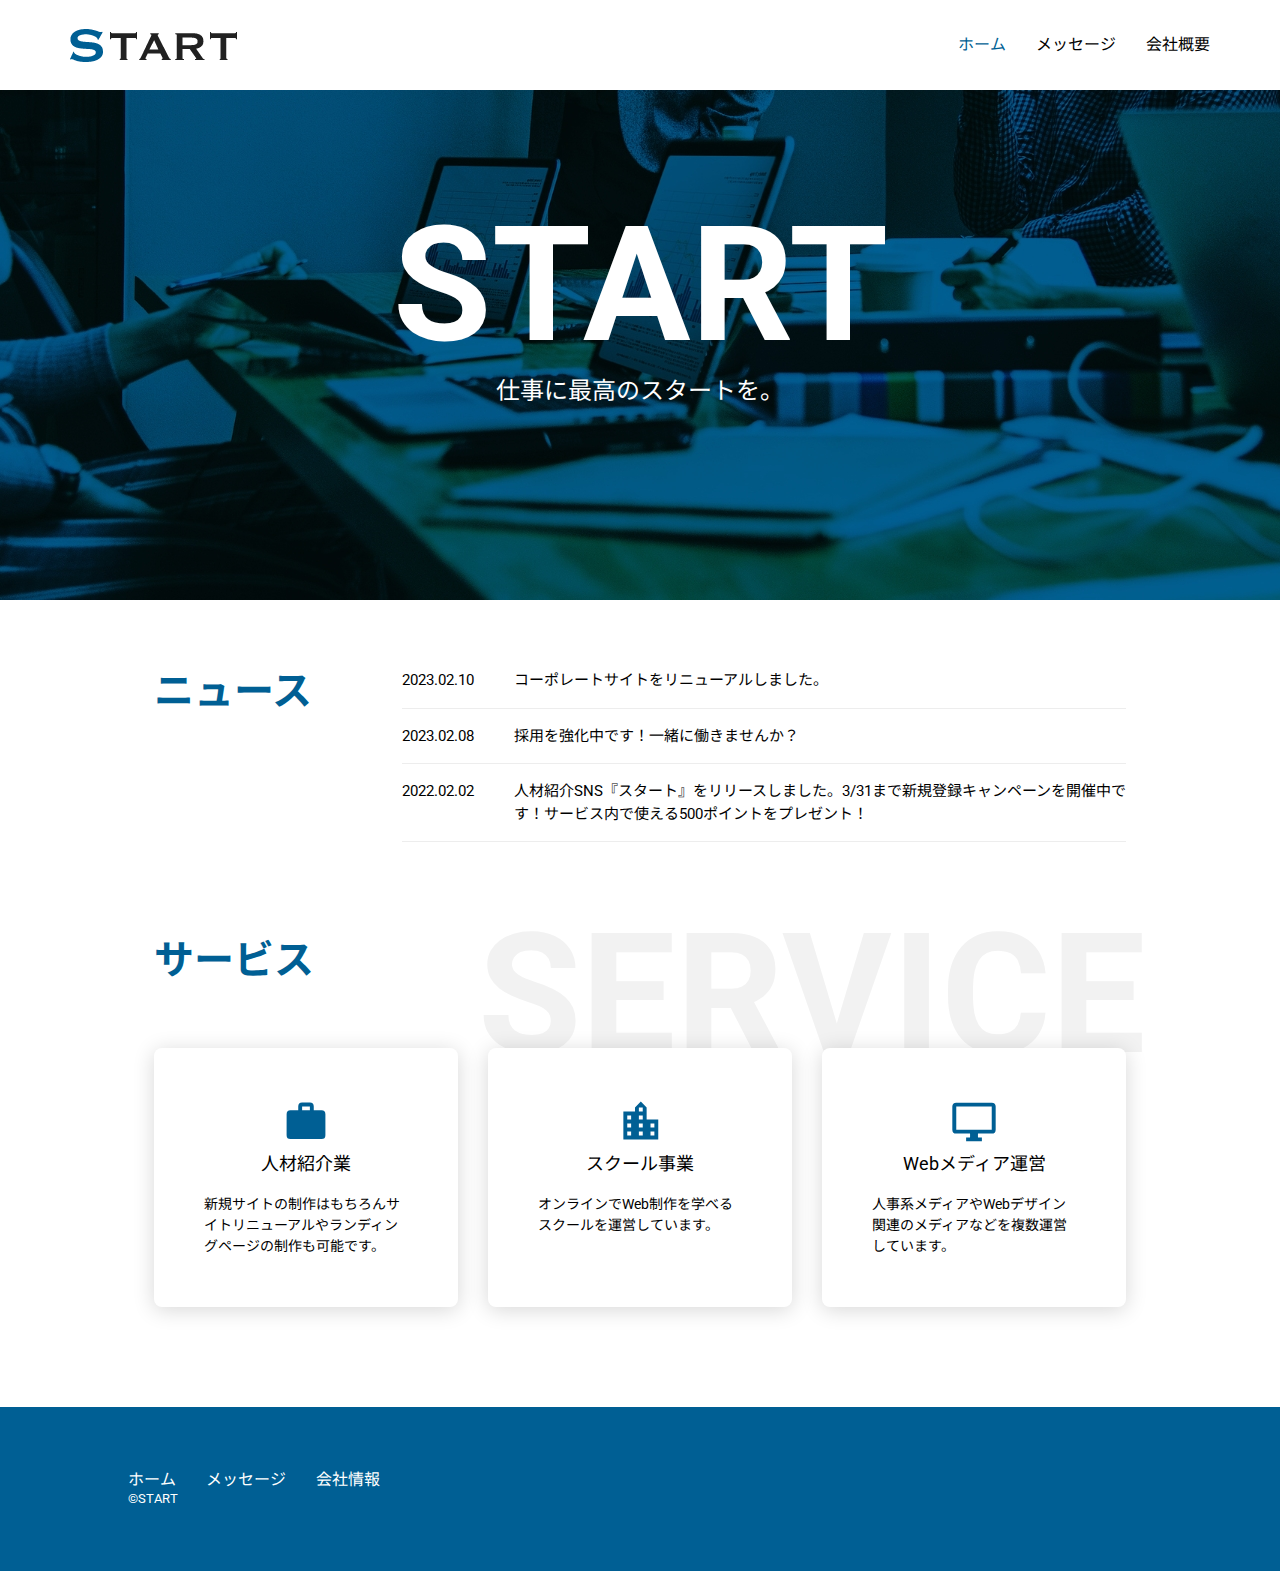
<file: index.html>
<!DOCTYPE html>
<html lang="ja">

<head>
    <meta charset="utf-8">
    <meta name="viewport" content="width=device-width,initial-scale=1">
    <title>START</title>
    <link href="css/destyle.css" rel="stylesheet" />
    <link href="css/index.css" rel="stylesheet" />
    <link rel="icon" href="img/favicon.jpg">
    <link rel="preconnect" href="https://fonts.googleapis.com">
    <link rel="preconnect" href="https://fonts.gstatic.com" crossorigin>
    <link
        href="https://fonts.googleapis.com/css2?family=Noto+Sans+JP:wght@500;700&family=Roboto:wght@400;700&display=swap"
        rel="stylesheet">
</head>

<body>
    <div class="wrap">
        <header>
            <a href="index.html">
                <img src="img/logo.png" alt="START">
            </a>
            <div class="headerNavWrap">
                <nav class="headerNav">
                    <ul class="navList">
                        <li class="navListItem"><a class="navListItemLink here" href="index.html">ホーム</a></li>
                        <li class="navListItem"><a class="navListItemLink" href="message.html">メッセージ</a></li>
                        <li class="navListItem"><a class="navListItemLink" href="company.html">会社概要</a></li>
                    </ul>
                </nav>
                <div class="hamburgerButton">
                    <span></span><span></span><span></span>
                </div>
            </div>
        </header>
        <!-- main visual -->
        <div class="mainVisual">
            <div>
                <h1>START</h1>
                <p class="mainVisualText">仕事に最高のスタートを。</p>
            </div>
        </div>
        <!-- main visual end -->
        <!-- content  -->
        <div class="contentWrap">
            <!-- news -->
            <section class="newsWrap">
                <div class="newsTitle">
                    <h2>ニュース</h2>
                </div>
                <div class="newsList">
                    <a href="#" class="newsLink">
                        <div class="newsTopic">
                            <p class="topicDay">2023.02.10</p>
                            <p class="topicTitle">コーポレートサイトをリニューアルしました。</p>
                        </div>
                    </a>
                    <hr />
                    <a href="#" class="newsLink">
                        <div class="newsTopic">
                            <p class="topicDay">2023.02.08</p>
                            <p class="topicTitle">採用を強化中です！一緒に働きませんか？</p>
                        </div>
                    </a>
                    <hr />
                    <a href="#" class="newsLink">
                        <div class="newsTopic">
                            <p class="topicDay">2022.02.02</p>
                            <p class="topicTitle">人材紹介SNS『スタート』をリリースしました。3/31まで新規登録キャンペーンを開催中です！サービス内で使える500ポイントをプレゼント！
                            </p>
                        </div>
                    </a>
                    <hr />
                </div>
            </section>
            <!-- news end -->
            <!-- service  -->
            <section class="servicesWrap">
                <div class="servicesBackgroundWrap">
                    <h2>サービス</h2>
                </div>
                <div class="serviceList">
                    <!-- 人材紹介業 -->
                    <div class="serviceWrap">
                        <div class="serviceTitleWrap">
                            <img src="img/bagIcon.svg" alt="カバンのアイコン" type=”image/svg+xml”>
                            <p class="serviceTitle">人材紹介業</p>
                        </div>
                        <p class="serviceDiscription">新規サイトの制作はもちろんサイトリニューアルやランディングページの制作も可能です。</p>
                    </div>
                    <!-- スクール事業 -->
                    <div class="serviceWrap">
                        <div class="serviceTitleWrap">
                            <img src="img/schoolIcon.svg" alt="学校のアイコン" type=”image/svg+xml”>
                            <p class="serviceTitle">スクール事業</p>
                        </div>
                        <p class="serviceDiscription">オンラインでWeb制作を学べるスクールを運営しています。</p>
                    </div>
                    <!-- webメディア運営 -->
                    <div class="serviceWrap">
                        <div class="serviceTitleWrap">
                            <img src="img/PCIcon.svg" alt="パソコンのアイコン" type=”image/svg+xml”>
                            <p class="serviceTitle">Webメディア運営</p>
                        </div>
                        <p class="serviceDiscription">人事系メディアやWebデザイン関連のメディアなどを複数運営しています。</p>
                    </div>
                </div>
            </section>
            <!-- service end -->
        </div>
        <!-- content end -->
        <!-- footer -->
        <footer>
            <div class="footerLinkWrap">
                <a href="index.html">ホーム</a>
                <a href="message.html">メッセージ</a>
                <a href="company.html">会社情報</a>
            </div>
            <small>©START</small>
        </footer>
    </div>
</body>
<script src="https://code.jquery.com/jquery-3.4.1.min.js"
    integrity="sha256-CSXorXvZcTkaix6Yvo6HppcZGetbYMGWSFlBw8HfCJo=" crossorigin="anonymous"></script>
<script src="js/index.js"></script>

</html>
</file>
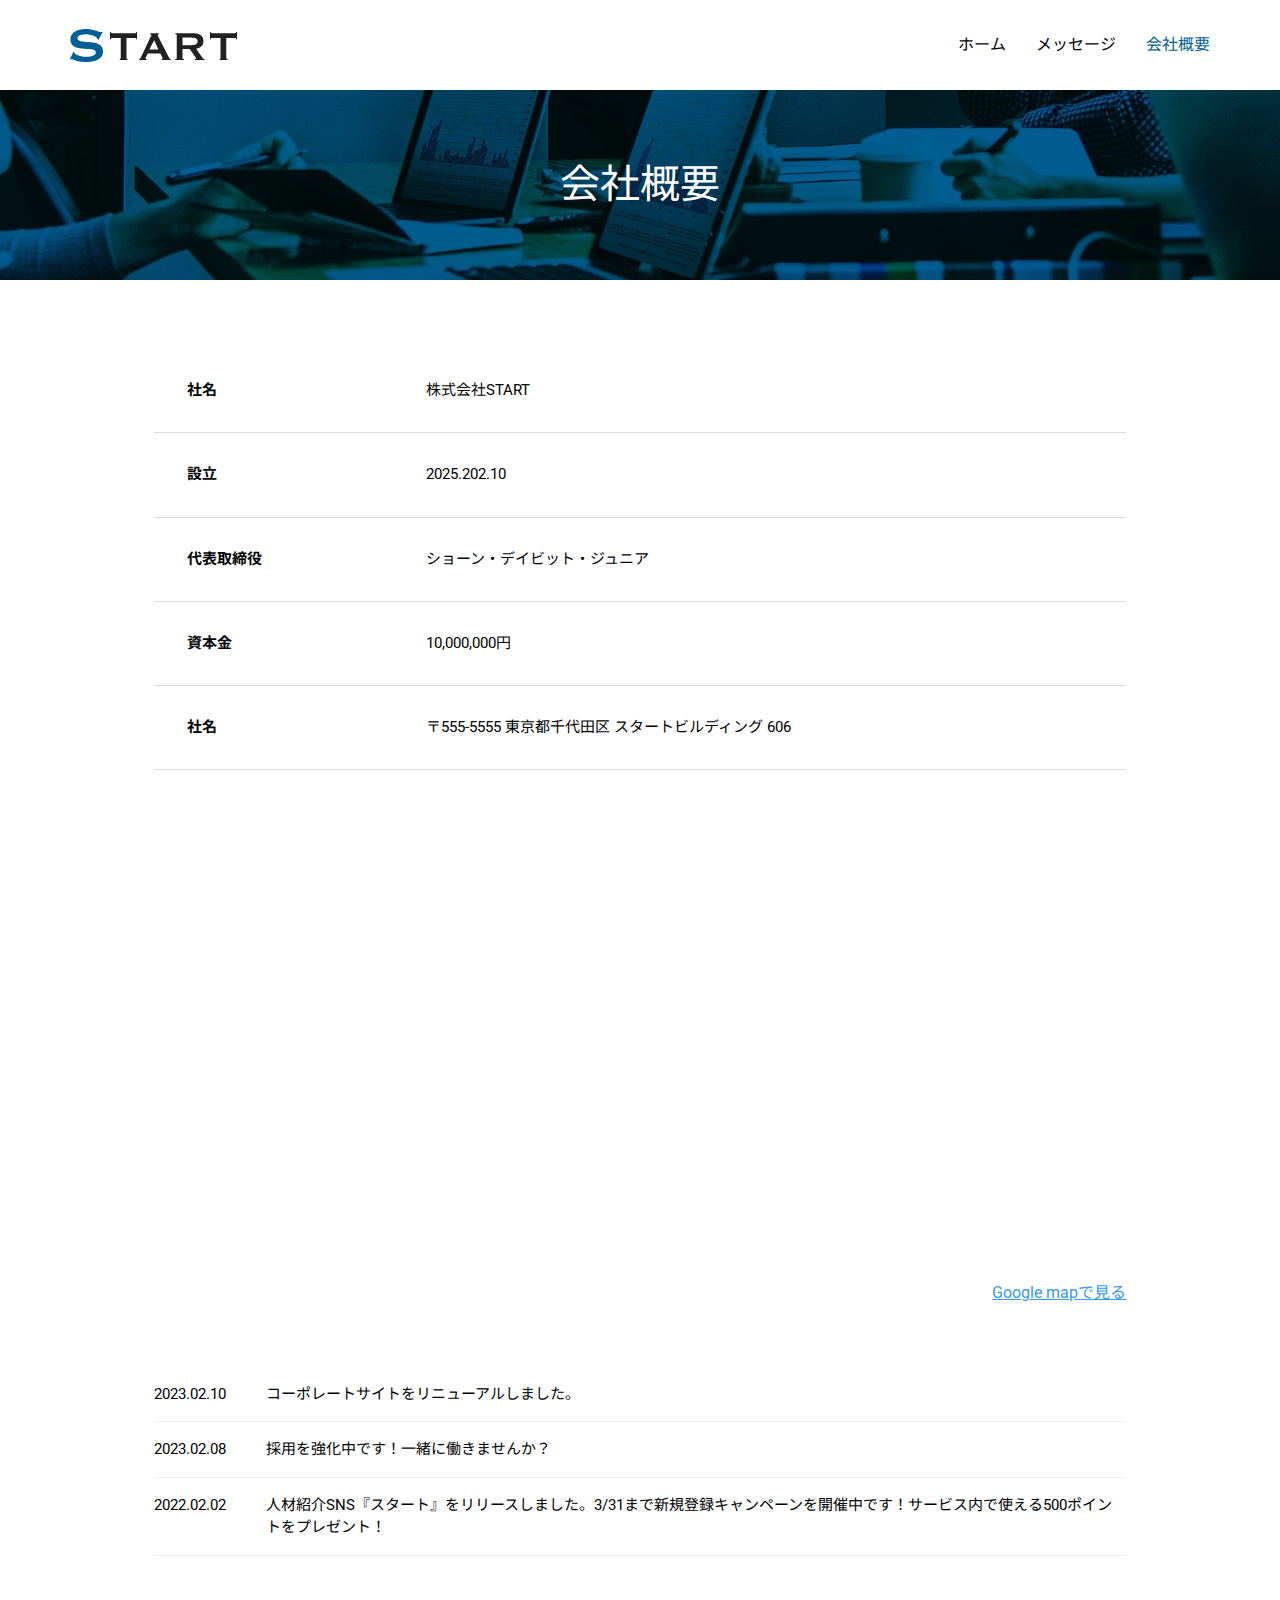
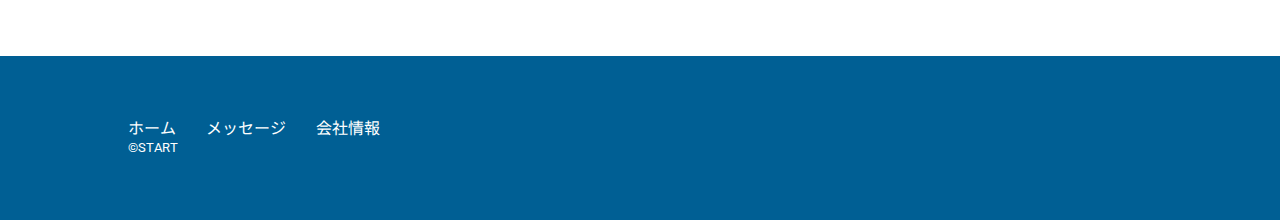
<file: company.html>
<!DOCTYPE html>
<html lang="ja">

<head>
    <meta charset="utf-8">
    <meta name="viewport" content="width=device-width,initial-scale=1">
    <title>会社情報 | START</title>
    <link href="css/destyle.css" rel="stylesheet" />
    <link href="css/company.css" rel="stylesheet" />
    <link rel="icon" href="img/favicon.jpg">
    <link rel="preconnect" href="https://fonts.googleapis.com">
    <link rel="preconnect" href="https://fonts.gstatic.com" crossorigin>
    <link
        href="https://fonts.googleapis.com/css2?family=Noto+Sans+JP:wght@500;700&family=Roboto:wght@400;700&display=swap"
        rel="stylesheet">
</head>

<body>
    <div class="wrap">
        <header>
            <a href="index.html">
                <img src="img/logo.png" alt="START">
            </a>
            <div class="headerNavWrap">
                <nav class="headerNav">
                    <ul class="navList">
                        <li class="navListItem"><a class="navListItemLink" href="index.html">ホーム</a></li>
                        <li class="navListItem"><a class="navListItemLink" href="message.html">メッセージ</a></li>
                        <li class="navListItem"><a class="navListItemLink here" href="company.html">会社概要</a></li>
                    </ul>
                </nav>
                <div class="hamburgerButton">
                    <span></span><span></span><span></span>
                </div>
            </div>
        </header>
        <!-- main visual -->
        <div class="mainVisual">
            <div>
                <h1>会社概要</h1>
            </div>
        </div>
        <!-- main visual end -->
        <!-- content  -->
        <div class="contentWrap">
            <table>
                <tbody>
                    <tr>
                        <th>社名</th>
                        <td>株式会社START</td>
                    </tr>
                    <tr>
                        <th>設立</th>
                        <td>2025.202.10</td>
                    </tr>
                    <tr>
                        <th>代表取締役</th>
                        <td>ショーン・デイビット・ジュニア</td>
                    </tr>
                    <tr>
                        <th>資本金</th>
                        <td>10,000,000円</td>
                    </tr>
                    <tr>
                        <th>社名</th>
                        <td>〒555-5555 東京都千代田区 スタートビルディング 606</td>
                    </tr>
                </tbody>
            </table>
            <div class="access">
                <iframe
                    src="https://www.google.com/maps/embed?pb=!1m18!1m12!1m3!1d3240.828030380878!2d139.76493611544558!3d35.68123618019435!2m3!1f0!2f0!3f0!3m2!1i1024!2i768!4f13.1!3m3!1m2!1s0x60188bfbd89f700b%3A0x277c49ba34ed38!2z5p2x5Lqs6aeF!5e0!3m2!1sja!2sjp!4v1603888975255!5m2!1sja!2sjp"
                    width="100%" height="auto" frameborder=" 0" style="border:0;" allowfullscreen="" aria-hidden="false"
                    tabindex="0"></iframe>
                <a href="">Google mapで見る</a>
            </div>
            <!-- news -->
            <div class="newsList">
                <a href="#" class="newsLink">
                    <div class="newsTopic">
                        <p class="topicDay">2023.02.10</p>
                        <p class="topicTitle">コーポレートサイトをリニューアルしました。</p>
                    </div>
                </a>
                <hr />
                <a href="#" class="newsLink">
                    <div class="newsTopic">
                        <p class="topicDay">2023.02.08</p>
                        <p class="topicTitle">採用を強化中です！一緒に働きませんか？</p>
                    </div>
                </a>
                <hr />
                <a href="#" class="newsLink">
                    <div class="newsTopic">
                        <p class="topicDay">2022.02.02</p>
                        <p class="topicTitle">人材紹介SNS『スタート』をリリースしました。3/31まで新規登録キャンペーンを開催中です！サービス内で使える500ポイントをプレゼント！</p>
                    </div>
                </a>
                <hr />
            </div>
        </div>
        <!-- content end -->
        <!-- footer -->
        <footer>
            <div class="footerLinkWrap">
                <a href="index.html">ホーム</a>
                <a href="message.html">メッセージ</a>
                <a href="company.html">会社情報</a>
            </div>
            <small>©START</small>
        </footer>
    </div>
</body>
<script src="https://code.jquery.com/jquery-3.4.1.min.js"
    integrity="sha256-CSXorXvZcTkaix6Yvo6HppcZGetbYMGWSFlBw8HfCJo=" crossorigin="anonymous"></script>
<script src="js/index.js"></script>

</html>
</file>
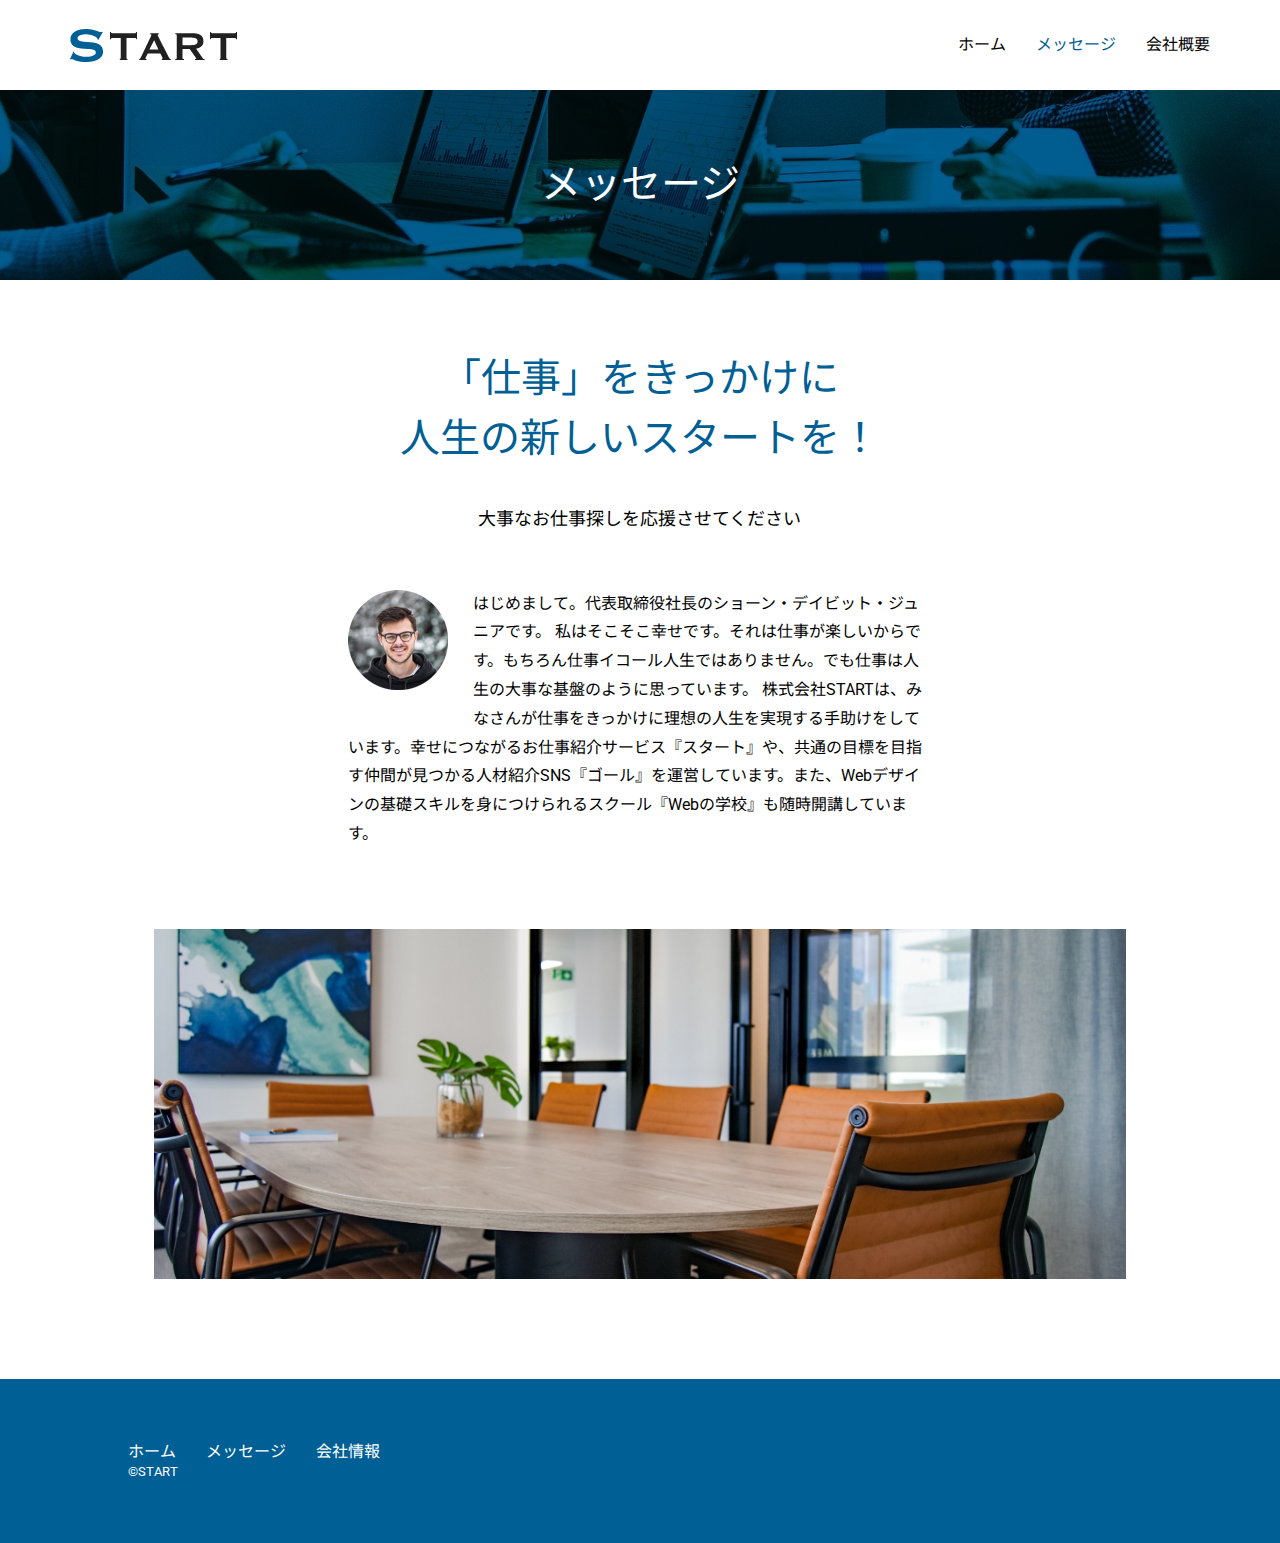
<file: message.html>
<!DOCTYPE html>
<html lang="ja">

<head>
    <meta charset="utf-8">
    <meta name="viewport" content="width=device-width,initial-scale=1">
    <title>メッセージ | START</title>
    <link href="css/destyle.css" rel="stylesheet" />
    <link href="css/message.css" rel="stylesheet" />
    <link rel="icon" href="img/favicon.jpg">
    <link rel="preconnect" href="https://fonts.googleapis.com">
    <link rel="preconnect" href="https://fonts.gstatic.com" crossorigin>
    <link
        href="https://fonts.googleapis.com/css2?family=Noto+Sans+JP:wght@500;700&family=Roboto:wght@400;700&display=swap"
        rel="stylesheet">
</head>

<body>
    <div class="wrap">
        <header>
            <a href="index.html">
                <img src="img/logo.png" alt="START">
            </a>
            <div class="headerNavWrap">
                <nav class="headerNav">
                    <ul class="navList">
                        <li class="navListItem"><a class="navListItemLink " href="index.html">ホーム</a></li>
                        <li class="navListItem"><a class="navListItemLink here" href="message.html">メッセージ</a></li>
                        <li class="navListItem"><a class="navListItemLink" href="company.html">会社概要</a></li>
                    </ul>
                </nav>
                <div class="hamburgerButton">
                    <span></span><span></span><span></span>
                </div>
            </div>
        </header>
        <!-- main visual -->
        <div class="mainVisual">
            <div>
                <h1>メッセージ</h1>
            </div>
        </div>
        <!-- main visual end -->
        <!-- content  -->
        <div class="contentWrap">
            <section>
                <div class="messageTitleWrap">
                    <h2>
                        「仕事」をきっかけに<br>人生の新しいスタートを！
                    </h2>
                    <p>大事なお仕事探しを応援させてください</p>
                </div>
                <div class="messageWrap">
                    <img src="img/ceo.png">
                    <p>
                        はじめまして。代表取締役社長のショーン・デイビット・ジュニアです。
                        私はそこそこ幸せです。それは仕事が楽しいからです。もちろん仕事イコール人生ではありません。でも仕事は人生の大事な基盤のように思っています。
                        株式会社STARTは、みなさんが仕事をきっかけに理想の人生を実現する手助けをしています。幸せにつながるお仕事紹介サービス『スタート』や、共通の目標を目指す仲間が見つかる人材紹介SNS『ゴール』を運営しています。また、Webデザインの基礎スキルを身につけられるスクール『Webの学校』も随時開講しています。
                    </p>
                </div>
                <div></div>
                <img src="img/office_PC.jpg" alt="" class="officeImage">
            </section>
        </div>
        <!-- content end -->
        <!-- footer -->
        <footer>
            <div class="footerLinkWrap">
                <a href="index.html">ホーム</a>
                <a href="message.html">メッセージ</a>
                <a href="company.html">会社情報</a>
            </div>
            <small>©START</small>
        </footer>
    </div>
</body>
<script src="https://code.jquery.com/jquery-3.4.1.min.js"
    integrity="sha256-CSXorXvZcTkaix6Yvo6HppcZGetbYMGWSFlBw8HfCJo=" crossorigin="anonymous"></script>
<script src="js/index.js"></script>

</html>
</file>
<file: css/index.css>
:root {
   --main-color: #005F94;
   --main-bg-color: #fff;
   --link-color: #349BF4;
}

/*-----
 header 
 -----*/
body {
   font-family: "Roboto", "Noto Sans JP", Arial, "Hiragino Kaku Gothic ProN",
      "Hiragino Sans", Meiryo, sans-serif;
   font-size: 16px;
}

header {
   width: 100%;
   height: 90px;
   background-color: var(--main-bg-color);
   display: flex;
   justify-content: space-between;
   align-items: center;
   padding: 30px 70px;
   position: fixed;
   z-index: 999;
   top: 0;
   left: 0;
}

.navList {
   display: flex;
   position: relative;
   align-items: center;
   justify-content: center;
   column-gap: 30px;
}

a:hover,
.here {
   color: var(--main-color);
}

.hamburgerButton {
   display: none;
}

/*-----
main visual 
-----*/
.mainVisual {
   width: 100%;
   height: 600px;
   background-image: url("../img/main_PC.jpg");
   display: flex;
   align-items: center;
   justify-content: center;
   background-repeat: no-repeat;
   background-position: center center;
   background-size: cover;
}

h1 {
   font-size: 160px;
   font-weight: bold;
   color: var(--main-bg-color);
}

.mainVisualText {
   font-size: 24px;
   color: var(--main-bg-color);
   text-align: center;
}

/*-----
 content 
 ------*/
.contentWrap {
   width: 76%;
   margin: 69px auto 100px auto;
}

/*---
 news 
 ---*/
.newsWrap {
   display: flex;
   column-gap: 90px;
}

.newsTitle {
   white-space: nowrap
}

h2 {
   color: var(--main-color);
   font-size: 40px;
   font-weight: bold;
}

.newsTopic {
   display: flex;
}

.topicDay,
.topicTitle {
   font-size: 15px;
   line-height: 1.5;
}

.topicDay {
   margin-right: 40px;
}

hr {
   width: 100%;
   margin: 16px 0;
   color: #EDEDED;
}

/*-----
  service 
  -----*/
.servicesWrap {
   width: 100%;
}

.servicesBackgroundWrap {
   position: relative;
   margin-top: 80px;
}

.servicesBackgroundWrap::before {
   display: block;
   content: "SERVICE";
   font-size: 168px;
   font-weight: bold;
   color: #F2F2F2;
   position: absolute;
   top: -40px;
   right: -20px;
   z-index: -100;
}

.serviceList {
   margin-top: 64px;
   display: grid;
   grid-template-columns: repeat(3, 1fr);
   gap: 30px;
}

.serviceWrap {
   padding: 50px;
   border-radius: 8px;
   background-color: var(--main-bg-color);
   box-shadow: 0 3px 21px rgba(0, 0, 0, 0.16);
}

.serviceTitleWrap {
   font-size: 18px;
   text-align: center;
   margin-bottom: 19px;
}

.serviceTitle {
   margin-top: 8px;
}

.serviceDiscription {
   font-size: 14px;
   line-height: 1.5;
}

/*-----
 footer
 -----*/
footer {
   width: 100%;
   height: 164px;
   background-color: var(--main-color);
}

.footerLinkWrap {
   padding-top: 64px;
   margin-left: 10%;
   display: flex;
   column-gap: 30px;
}

.footerLinkWrap a {
   color: var(--main-bg-color);
}

small {
   color: var(--main-bg-color);
   margin-left: 10%;
}

/*-----
SP
-----*/
@media screen and (max-width: 767px) {

   /*-----
   header
   -----*/
   header {
      height: 60px;
      padding: 20px 0 20px 20px;
   }

   header img {
      width: 107px;
   }

   .header {
      display: none;
      position: fixed;
      top: 0;
      right: 0;
      z-index: 10;
      width: 180px;
      height: 100%;
   }

   .headerNav {
      position: fixed;
      top: 0;
      right: -200px;
      z-index: 10;
      width: 200px;
      height: 100%;
      background-color: var(--main-color);
      transition: all .4s;
      padding: 90px 20px 20px 50px;
   }

   .show {
      display: show;
   }

   .here {
      color: var(--link-color);
   }

   .hamburgerButton {
      display: flex;
      position: absolute;
      top: 0;
      right: 0;
      z-index: 100;
      align-items: center;
      justify-content: center;
      width: 60px;
      height: 60px;
      text-align: center;
      padding: 21px 16px;
      border: none;
      outline: none;
      background: none;
      background-color: var(--main-color);
      cursor: pointer;
      appearance: none;
   }

   .hamburgerButton span {
      display: inline-block;
      transition: all .4s;
      position: absolute;
      left: 16px;
      height: 2px;
      border-radius: 2px;
      background: var(--main-bg-color);
      width: 28px;
   }

   .hamburgerButton span:nth-of-type(1) {
      top: 21px;
   }

   .hamburgerButton span:nth-of-type(2) {
      top: 30px;
   }

   .hamburgerButton span:nth-of-type(3) {
      top: 38px;
   }

   /*activeクラスが付与されると線が回転して×に*/

   .hamburgerButton.active span:nth-of-type(1) {
      top: 21px;
      left: 18px;
      transform: translateY(6px) rotate(-45deg);
      width: 28px;
   }

   .hamburgerButton.active span:nth-of-type(2) {
      opacity: 0;
   }

   .hamburgerButton.active span:nth-of-type(3) {
      top: 33px;
      left: 18px;
      transform: translateY(-6px) rotate(45deg);
      width: 28px;
   }

   .navList {
      display: flex;
      flex-direction: column;
      column-gap: 33px;
   }

   .navList li {
      width: 100%;
      font-size: 16xp;
      color: var(--main-bg-color);
      margin-top: 33px;
   }

   .headerNav.active {
      width: 200px;
      height: 100%;
      background-color: var(--main-color);
      display: block;
      top: 0;
      right: 0;
   }

   /*-----
   main visual
   -----*/
   .mainVisual {
      height: 460px;
      background-image: url("../img/main_SP.jpg");
      margin-top: 60px;
   }

   h1 {
      font-size: 80px;
   }

   .mainVisualText {
      font-size: 20px;
   }

   /*-----
    content 
    -----*/
   .contentWrap {
      width: 90%;
      margin: 39px auto 60px auto;
   }

   h2 {
      font-size: 30px;
   }

   /*-----
    news
    -----*/
   .newsWrap {
      display: flex;
      flex-direction: column;
   }

   .newsList {
      width: 100%;
      margin-top: 26px;
   }

   .newsTopic {
      display: flex;
      flex-direction: column;
   }

   .topicDay {
      margin-top: 7px;
   }

   hr {
      width: 100%;
   }

   /*-----
   service
   ------*/
   .servicesWrap {
      width: 100%;
   }

   .servicesBackgroundWrap::before {
      top: 0px;
      right: 0px;
      font-size: 70px;
   }

   .serviceList {
      row-gap: 20px;
      grid-template-columns: 1fr;
   }

   /*-----
    footer 
    -----*/
   footer {
      height: 119px;
   }

   .footerLinkWrap {
      padding-top: 43px;
      margin-left: 5%;
      display: flex;
      column-gap: 25px;
   }

   .footerLinkWrap a {
      color: var(--main-bg-color);
   }

   small {
      color: var(--main-bg-color);
      margin-left: 5%;
   }
}
</file>
<file: css/company.css>
:root {
    --main-color: #005F94;
    --main-bg-color: #fff;
    --link-color: #349BF4;
}

/*-----
 header 
 -----*/
body {
    font-family: "Roboto", "Noto Sans JP", Arial, "Hiragino Kaku Gothic ProN",
        "Hiragino Sans", Meiryo, sans-serif;
    font-size: 16px;
}

header {
    width: 100%;
    height: 90px;
    background-color: var(--main-bg-color);
    ;
    display: flex;
    justify-content: space-between;
    align-items: center;
    padding: 30px 70px;
    position: fixed;
    z-index: 999;
    top: 0;
    left: 0;
}

.navList {
    display: flex;
    position: relative;
    align-items: center;
    justify-content: center;
    column-gap: 30px;
}

a:hover,
.here {
    color: var(--main-color);
}

.hamburgerButton {
    display: none;
}

/*-----
main visual 
-----*/
.mainVisual {
    width: 100%;
    height: 190px;
    background-image: url("../img/main_sub_PC.jpg");
    display: flex;
    align-items: center;
    justify-content: center;
    background-repeat: no-repeat;
    background-position: center center;
    background-size: cover;
    margin-top: 90px;
}

h1 {
    font-size: 40px;
    color: var(--main-bg-color);
}

.mainVisualText {
    font-size: 24px;
    color: var(--main-bg-color);
    text-align: center;
}

/*-----
 content 
 ------*/
.contentWrap {
    width: 76%;
    margin: 69px auto 100px auto;
}

table {
    width: 100%;
    font-size: 15px;
    border-collapse: collapse;
    border-spacing: 0;
}

tr {
    border-bottom: solid 1px #DDD;
}

th,
td {
    padding: 33px;
}

th {
    margin-left: 30px;
}

.access {
    text-align: right;
    margin-top: 50px;
}

.access iframe {
    height: 440px;
    margin-bottom: 24px;
}

.access a {
    color: var(--link-color);
    text-decoration: underline;
    text-decoration-color: var(--link-color);
}

/*-----
 news 
 -----*/
.newsList {
    width: 100%;
    margin-top: 80px;
}

.newsTopic {
    display: flex;
}

.topicDay,
.topicTitle {
    font-size: 15px;
    line-height: 1.5;
}

.topicDay {
    margin-right: 40px;
}

hr {
    width: 100%;
    margin: 16px 0;
    color: #EDEDED;
}

.newsLink:hover {
    color: var(--main-color);
}

/*-----
 footer
 -----*/
footer {
    width: 100%;
    height: 164px;
    background-color: var(--main-color);
}

.footerLinkWrap {
    padding-top: 64px;
    margin-left: 10%;
    display: flex;
    column-gap: 30px;
}

.footerLinkWrap a {
    color: var(--main-bg-color);
}

small {
    color: var(--main-bg-color);
    margin-left: 10%;
}

/*-----
SP
-----*/
@media screen and (max-width: 767px) {

    /*-----
   header
   -----*/
    header {
        height: 60px;
        padding: 20px 0 20px 20px;
    }

    header img {
        width: 107px;
    }

    .header {
        display: none;
        position: fixed;
        top: 0;
        right: 0;
        z-index: 10;
        width: 180px;
        height: 100%;
    }

    .headerNav {
        position: fixed;
        top: 0;
        right: -200px;
        z-index: 10;
        width: 200px;
        height: 100%;
        background-color: var(--main-color);
        transition: all .4s;
        padding: 90px 20px 20px 50px;
    }

    .show {
        display: show;
    }

    .here {
        color: var(--link-color);
    }

    .hamburgerButton {
        display: flex;
        position: absolute;
        top: 0;
        right: 0;
        z-index: 100;
        align-items: center;
        justify-content: center;
        width: 60px;
        height: 60px;
        text-align: center;
        padding: 21px 16px;
        border: none;
        outline: none;
        background: none;
        background-color: var(--main-color);
        cursor: pointer;
        appearance: none;
    }

    .hamburgerButton span {
        display: inline-block;
        transition: all .4s;
        position: absolute;
        left: 16px;
        height: 2px;
        border-radius: 2px;
        background: var(--main-bg-color);
        width: 28px;
    }

    .hamburgerButton span:nth-of-type(1) {
        top: 21px;
    }

    .hamburgerButton span:nth-of-type(2) {
        top: 30px;
    }

    .hamburgerButton span:nth-of-type(3) {
        top: 38px;
    }

    /*activeクラスが付与されると線が回転して×に*/

    .hamburgerButton.active span:nth-of-type(1) {
        top: 21px;
        left: 18px;
        transform: translateY(6px) rotate(-45deg);
        width: 28px;
    }

    .hamburgerButton.active span:nth-of-type(2) {
        opacity: 0;
    }

    .hamburgerButton.active span:nth-of-type(3) {
        top: 33px;
        left: 18px;
        transform: translateY(-6px) rotate(45deg);
        width: 28px;
    }

    .navList {
        display: flex;
        flex-direction: column;
        column-gap: 33px;
    }

    .navList li {
        width: 100%;
        font-size: 16xp;
        color: var(--main-bg-color);
        margin-top: 33px;
    }

    .headerNav.active {
        width: 200px;
        height: 100%;
        background-color: var(--main-color);
        display: block;
        top: 0;
        right: 0;
    }

    /*-----
   main visual
   -----*/
    .mainVisual {
        height: 160px;
        background-image: url("../img/main_SP.jpg");
        margin-top: 60px;
    }

    h1 {
        font-size: 28px;
    }

    .mainVisualText {
        font-size: 20px;
    }

    p {
        font-size: 15px;
    }

    /*-----
    content 
    -----*/
    .contentWrap {
        width: 90%;
        margin: 60px auto 50px auto;
    }

    h2 {
        font-size: 24px;
        margin-bottom: 20px;
        line-height: 1.5;
    }

    table {
        width: 100%;
        font-size: 15px;
        border-collapse: collapse;
        border-spacing: 0;
    }

    tr {
        border-bottom: solid 1px #DDD;
    }

    th,
    td {
        padding: 23px 0;
    }

    th {
        white-space: nowrap;
        padding-right: 38px;
    }

    .access {
        text-align: right;
        margin-top: 50px;
    }

    .access iframe {
        height: 440px;
        margin-bottom: 24px;
    }

    .access a {
        color: var(--link-color);
        text-decoration: underline;
        text-decoration-color: var(--link-color);
    }

    /*-----
    footer 
    -----*/
    footer {
        height: 119px;
    }

    .footerLinkWrap {
        padding-top: 43px;
        margin-left: 5%;
        display: flex;
        column-gap: 25px;
    }

    .footerLinkWrap a {
        color: var(--main-bg-color);
    }

    small {
        color: var(--main-bg-color);
        margin-left: 5%;
    }
}
</file>
<file: css/message.css>
:root {
    --main-color: #005F94;
    --main-bg-color: #fff;
    --link-color: #349BF4;
}

/*-----
 header 
 -----*/
body {
    font-family: "Roboto", "Noto Sans JP", Arial, "Hiragino Kaku Gothic ProN",
        "Hiragino Sans", Meiryo, sans-serif;
    font-size: 16px;
}

header {
    width: 100%;
    height: 90px;
    background-color: var(--main-bg-color);
    display: flex;
    justify-content: space-between;
    align-items: center;
    padding: 30px 70px;
    position: fixed;
    z-index: 999;
    top: 0;
    left: 0;
}

.navList {
    display: flex;
    position: relative;
    align-items: center;
    justify-content: center;
    column-gap: 30px;
}

a:hover,
.here {
    color: var(--main-color);
}

.hamburgerButton {
    display: none;
}

/*-----
main visual 
-----*/
.mainVisual {
    width: 100%;
    height: 190px;
    background-image: url("../img/main_sub_PC.jpg");
    display: flex;
    align-items: center;
    justify-content: center;
    background-repeat: no-repeat;
    background-position: center center;
    background-size: cover;
    margin-top: 90px;
}

h1 {
    font-size: 40px;
    color: var(--main-bg-color);
}

.mainVisualText {
    font-size: 24px;
    color: var(--main-bg-color);
    text-align: center;
}

/*-----
 content 
 ------*/
.contentWrap {
    width: 76%;
    margin: 69px auto 100px auto;
}

.messageTitleWrap {
    margin: 60px 0;
    text-align: center;
}

h2 {
    color: var(--main-color);
    font-size: 40px;
    line-height: 1.5;
    margin-bottom: 40px;
}

.messageTitleWrap p {
    font-size: 18px;
}

.messageWrap {
    width: 60%;
    margin: 0 auto;
}

.messageWrap img {
    float: left;
    margin: 0 25px 25px 0;
}

.messageWrap p {
    line-height: 1.8;
}

.officeImage {
    width: 100%;
    margin-top: 80px;
}

/*-----
 footer
 -----*/
footer {
    width: 100%;
    height: 164px;
    background-color: var(--main-color);
}

.footerLinkWrap {
    padding-top: 64px;
    margin-left: 10%;
    display: flex;
    column-gap: 30px;
}

.footerLinkWrap a {
    color: var(--main-bg-color);
}

small {
    color: var(--main-bg-color);
    margin-left: 10%;
}

/*-----
SP
-----*/
@media screen and (max-width: 767px) {

    /*-----
   header
   -----*/
    header {
        height: 60px;
        padding: 20px 0 20px 20px;
    }

    header img {
        width: 107px;
    }

    .header {
        display: none;
        position: fixed;
        top: 0;
        right: 0;
        z-index: 10;
        width: 180px;
        height: 100%;
    }

    .headerNav {
        position: fixed;
        top: 0;
        right: -200px;
        z-index: 10;
        width: 200px;
        height: 100%;
        background-color: var(--main-color);
        transition: all .4s;
        padding: 90px 20px 20px 50px;
    }

    .show {
        display: show;
    }

    .here {
        color: var(--link-color);
    }

    .hamburgerButton {
        display: flex;
        position: absolute;
        top: 0;
        right: 0;
        z-index: 100;
        align-items: center;
        justify-content: center;
        width: 60px;
        height: 60px;
        text-align: center;
        padding: 21px 16px;
        border: none;
        outline: none;
        background: none;
        background-color: var(--main-color);
        cursor: pointer;
        appearance: none;
    }

    .hamburgerButton span {
        display: inline-block;
        transition: all .4s;
        position: absolute;
        left: 16px;
        height: 2px;
        border-radius: 2px;
        background: #fff;
        width: 28px;
    }

    .hamburgerButton span:nth-of-type(1) {
        top: 21px;
    }

    .hamburgerButton span:nth-of-type(2) {
        top: 30px;
    }

    .hamburgerButton span:nth-of-type(3) {
        top: 38px;
    }

    /*activeクラスが付与されると線が回転して×に*/

    .hamburgerButton.active span:nth-of-type(1) {
        top: 21px;
        left: 18px;
        transform: translateY(6px) rotate(-45deg);
        width: 28px;
    }

    .hamburgerButton.active span:nth-of-type(2) {
        opacity: 0;
    }

    .hamburgerButton.active span:nth-of-type(3) {
        top: 33px;
        left: 18px;
        transform: translateY(-6px) rotate(45deg);
        width: 28px;
    }

    .navList {
        display: flex;
        flex-direction: column;
        column-gap: 33px;
    }

    .navList li {
        width: 100%;
        font-size: 16xp;
        color: var(--main-bg-color);
        margin-top: 33px;
    }

    .headerNav.active {
        width: 200px;
        height: 100%;
        background-color: var(--main-color);
        display: block;
        top: 0;
        right: 0;
    }

    /*-----
   main visual
   -----*/
    .mainVisual {
        height: 160px;
        background-image: url("../img/main_SP.jpg");
        margin-top: 60px;
    }

    h1 {
        font-size: 28px;
    }

    .mainVisualText {
        font-size: 20px;
    }

    p {
        font-size: 15px;
    }

    /*-----
    content 
    -----*/
    .contentWrap {
        width: 90%;
        margin: 30px auto 50px auto;
    }

    h2 {
        font-size: 24px;
        margin-bottom: 20px;
        line-height: 1.5;
    }

    .messageTitleWrap {
        margin: 30px 0 37px 0;
    }

    .messageTitleWrap p {
        font-size: 15px;
    }

    .messageWrap {
        width: 100%;
    }

    .messageWrap img {
        margin: 0 15px 8px 0;
    }

    .officeImage {
        height: 260px;
        object-fit: cover;
        margin-top: 50px;
    }

    /*-----
    footer 
    -----*/
    footer {
        height: 119px;
    }

    .footerLinkWrap {
        padding-top: 43px;
        margin-left: 5%;
        display: flex;
        column-gap: 25px;
    }

    .footerLinkWrap a {
        color: var(--main-bg-color);
    }

    small {
        color: var(--main-bg-color);
        margin-left: 5%;
    }
}
</file>
<file: css/destyle.css>
/*! destyle.css v3.0.0 | MIT License | https://github.com/nicolas-cusan/destyle.css */

/* Reset box-model and set borders */
/* ============================================ */

*,
::before,
::after {
  box-sizing: border-box;
  border-width: 0;
  border-style: solid;
}

/* Document */
/* ============================================ */

/**
 * 1. Correct the line height in all browsers.
 * 2. Prevent adjustments of font size after orientation changes in iOS.
 * 3. Remove gray overlay on links for iOS.
 */

html {
  line-height: 1.15;
  /* 1 */

  -webkit-tap-highlight-color: transparent;
  /* 3*/
  -webkit-text-size-adjust: 100%;
  /* 2 */
}

/* Sections */
/* ============================================ */

/**
 * Remove the margin in all browsers.
 */

body {
  margin: 0;
}

/**
 * Render the `main` element consistently in IE.
 */

main {
  display: block;
}

/* Vertical rhythm */
/* ============================================ */

p,
table,
blockquote,
address,
pre,
iframe,
form,
figure,
dl {
  margin: 0;
}

/* Headings */
/* ============================================ */

h1,
h2,
h3,
h4,
h5,
h6 {
  font-size: inherit;
  font-weight: inherit;
  margin: 0;
}

/* Lists (enumeration) */
/* ============================================ */

ul,
ol {
  margin: 0;
  padding: 0;
  list-style: none;
}

/* Lists (definition) */
/* ============================================ */

dt {
  font-weight: bold;
}

dd {
  margin-left: 0;
}

/* Grouping content */
/* ============================================ */

/**
 * 1. Add the correct box sizing in Firefox.
 * 2. Show the overflow in Edge and IE.
 */

hr {
  clear: both;
  overflow: visible;
  /* 2 */
  box-sizing: content-box;
  /* 1 */
  height: 0;
  /* 1 */
  margin: 0;
  color: inherit;
  border-top-width: 1px;
}

/**
 * 1. Correct the inheritance and scaling of font size in all browsers.
 * 2. Correct the odd `em` font sizing in all browsers.
 */

pre {
  font-family: monospace, monospace;
  /* 1 */
  font-size: inherit;
  /* 2 */
}

address {
  font-style: inherit;
}

/* Text-level semantics */
/* ============================================ */

/**
 * Remove the gray background on active links in IE 10.
 */

a {
  text-decoration: none;
  color: inherit;
  background-color: transparent;
}

/**
 * 1. Remove the bottom border in Chrome 57-
 * 2. Add the correct text decoration in Chrome, Edge, IE, Opera, and Safari.
 */

abbr[title] {
  text-decoration: underline dotted;
  /* 2 */
}

/**
 * Add the correct font weight in Chrome, Edge, and Safari.
 */

b,
strong {
  font-weight: bolder;
}

/**
 * 1. Correct the inheritance and scaling of font size in all browsers.
 * 2. Correct the odd `em` font sizing in all browsers.
 */

code,
kbd,
samp {
  font-family: monospace, monospace;
  /* 1 */
  font-size: inherit;
  /* 2 */
}

/**
 * Add the correct font size in all browsers.
 */

small {
  font-size: 80%;
}

/**
 * Prevent `sub` and `sup` elements from affecting the line height in
 * all browsers.
 */

sub,
sup {
  position: relative;
  font-size: 75%;
  line-height: 0;
  vertical-align: baseline;
}

sub {
  bottom: -.25em;
}

sup {
  top: -.5em;
}

/* Replaced content */
/* ============================================ */

/**
 * Prevent vertical alignment issues.
 */

svg,
img,
embed,
object,
iframe {
  vertical-align: bottom;
}

/* Forms */
/* ============================================ */

/**
 * Reset form fields to make them styleable.
 * 1. Make form elements stylable across systems iOS especially.
 * 2. Inherit text-transform from parent.
 */

button,
input,
optgroup,
select,
textarea {
  font: inherit;
  margin: 0;
  padding: 0;
  text-align: inherit;
  vertical-align: middle;
  text-transform: inherit;
  /* 2 */
  color: inherit;
  border-radius: 0;
  background: transparent;

  -webkit-appearance: none;
  /* 1 */
  appearance: none;
}

/**
 * Reset radio and checkbox appearance to preserve their look in iOS.
 */

[type="checkbox"] {
  -webkit-appearance: checkbox;
  appearance: checkbox;
}

[type="radio"] {
  -webkit-appearance: radio;
  appearance: radio;
}

/**
 * Correct cursors for clickable elements.
 */

button,
[type="button"],
[type="reset"],
[type="submit"] {
  cursor: pointer;
}

button:disabled,
[type="button"]:disabled,
[type="reset"]:disabled,
[type="submit"]:disabled {
  cursor: default;
}

/**
 * Improve outlines for Firefox and unify style with input elements & buttons.
 */

:-moz-focusring {
  outline: auto;
}

select:disabled {
  opacity: inherit;
}

/**
 * Remove padding
 */

option {
  padding: 0;
}

/**
 * Reset to invisible
 */

fieldset {
  min-width: 0;
  margin: 0;
  padding: 0;
}

legend {
  padding: 0;
}

/**
 * Add the correct vertical alignment in Chrome, Firefox, and Opera.
 */

progress {
  vertical-align: baseline;
}

/**
 * Remove the default vertical scrollbar in IE 10+.
 */

textarea {
  overflow: auto;
}

/**
 * Correct the cursor style of increment and decrement buttons in Chrome.
 */

[type="number"]::-webkit-inner-spin-button,
[type="number"]::-webkit-outer-spin-button {
  height: auto;
}

/**
 * 1. Correct the outline style in Safari.
 */

[type="search"] {
  outline-offset: -2px;
  /* 1 */
}

/**
 * Remove the inner padding in Chrome and Safari on macOS.
 */

[type="search"]::-webkit-search-decoration {
  -webkit-appearance: none;
}

/**
 * 1. Correct the inability to style clickable types in iOS and Safari.
 * 2. Fix font inheritance.
 */

::-webkit-file-upload-button {
  font: inherit;
  /* 2 */

  -webkit-appearance: button;
  /* 1 */
}

/**
 * Clickable labels
 */

label[for] {
  cursor: pointer;
}

/* Interactive */
/* ============================================ */

/*
 * Add the correct display in Edge, IE 10+, and Firefox.
 */

details {
  display: block;
}

/*
 * Add the correct display in all browsers.
 */

summary {
  display: list-item;
}

/*
 * Remove outline for editable content.
 */

[contenteditable]:focus {
  outline: auto;
}

/* Tables */
/* ============================================ */

/**
1. Correct table border color inheritance in all Chrome and Safari.
*/

table {
  border-color: inherit;
  /* 1 */
}

caption {
  text-align: left;
}

td,
th {
  padding: 0;
  vertical-align: top;
}

th {
  font-weight: bold;
  text-align: left;
}
</file>
